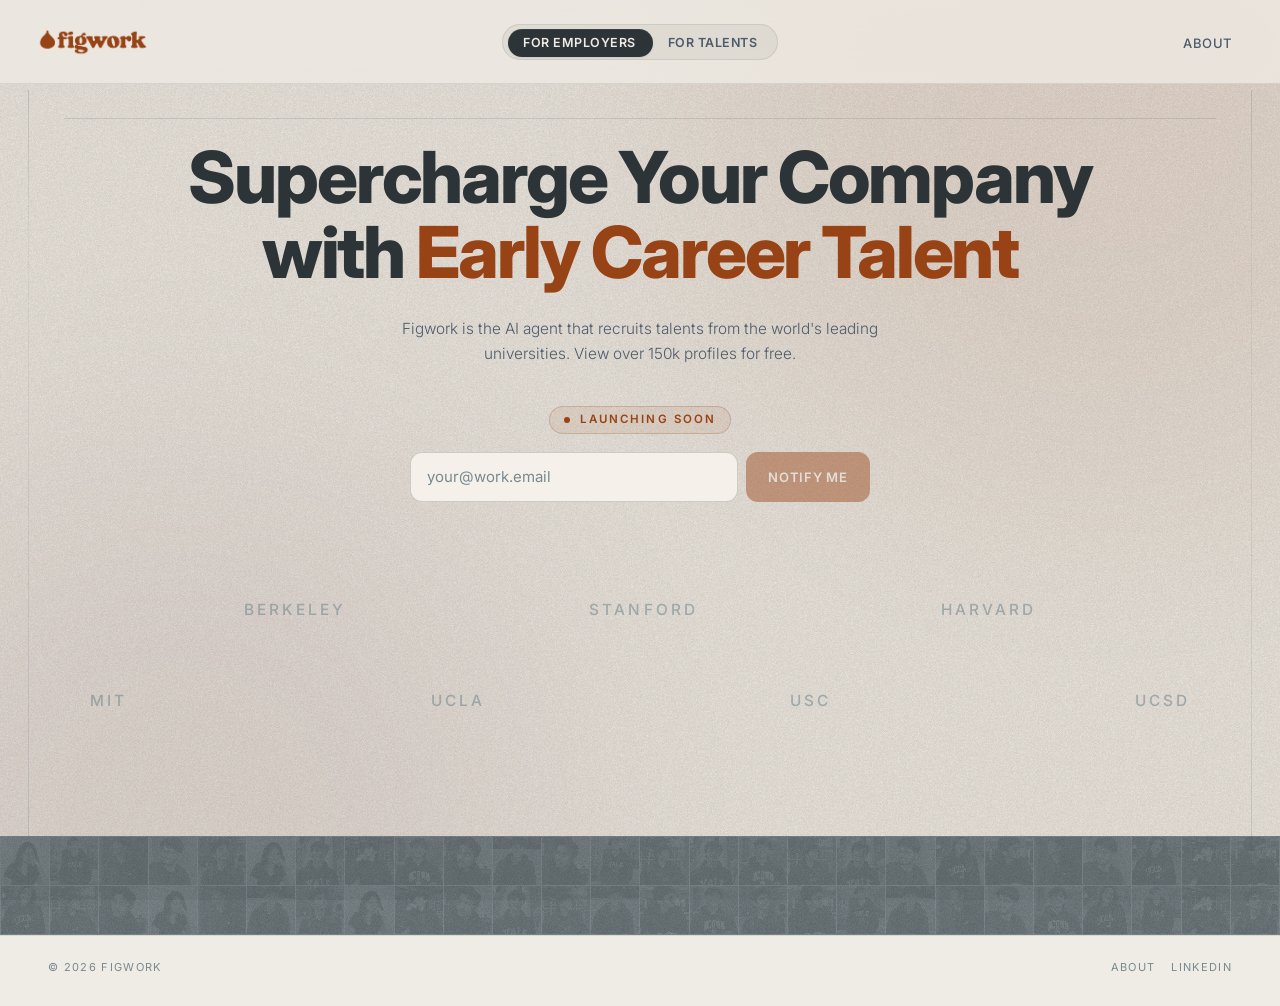
<file: index.html>
<!DOCTYPE html>
<html lang="en">
<head>
  <meta charset="UTF-8" />
  <meta name="viewport" content="width=device-width, initial-scale=1.0, maximum-scale=5" />
  <title>Figwork — Hire Early-Career Talent from Leading Universities</title>
  <meta name="description" content="Figwork is the AI talent marketplace sourcing the top 1% of early-career talent from the world's leading universities." />

  <meta property="og:title" content="Figwork — Hire Early-Career Talent from Leading Universities" />
  <meta property="og:description" content="The AI talent marketplace for the top 1% from the world's leading universities." />
  <meta property="og:type" content="website" />
  <meta property="og:url" content="https://figwork.info" />
  <meta property="og:image" content="https://figwork.info/og-image.png" />

  <meta name="twitter:card" content="summary_large_image" />
  <meta name="twitter:title" content="Figwork — Hire Early-Career Talent from Leading Universities" />
  <meta name="twitter:description" content="The AI talent marketplace for the top 1% from the world's leading universities." />
  <meta name="twitter:image" content="https://figwork.info/og-image.png" />

  <link rel="icon" type="image/png" href="iconfigwork.png" />
  <link rel="apple-touch-icon" href="iconfigwork.png" />
  <meta name="theme-color" content="#EFEBE5" />

  <!--
    Brand fonts (Manchego is licensed; Roboto Slab is the closest free
    substitute for the slab logo wordmark). SF Pro renders natively on
    Apple devices via the system stack; Inter is the fallback elsewhere.
  -->
  <link rel="preconnect" href="https://fonts.googleapis.com" />
  <link rel="preconnect" href="https://fonts.gstatic.com" crossorigin />
  <link
    href="https://fonts.googleapis.com/css2?family=Inter:wght@300;400;500;700;800;900&family=Fraunces:opsz,wght,SOFT,WONK@9..144,900,100,1&display=swap"
    rel="stylesheet"
  />
  <link rel="preload" as="image" href="figwork-logo-dark.png" />
  <link rel="stylesheet" href="style.css?v=225" />
</head>
<body class="landing-page intro-active" data-role="employer">

  <!-- Intro: brand-only cover screen that pulls up to reveal the hero -->
  <div class="intro-screen" id="introScreen" aria-hidden="true">
    <img src="figwork-logo-dark.png" alt="Figwork" class="intro-brand-logo" />
  </div>

  <!-- Quiet brand-color ambient blobs (only decoration on the canvas) -->
  <div class="ambient" aria-hidden="true">
    <span class="ambient-blob ambient-orange"></span>
    <span class="ambient-blob ambient-mauve"></span>
  </div>
  <div class="grain" aria-hidden="true"></div>

  <!-- Top bar: logo (left), toggle (center), About (right) -->
  <header class="top-bar" role="banner">
    <a href="/" class="brand" aria-label="Figwork — home">
      <img src="figwork-logo-dark.png" alt="Figwork" class="brand-logo" />
    </a>

    <div class="role-toggle" role="tablist" aria-label="Audience">
      <span class="role-toggle-indicator" aria-hidden="true"></span>
      <button
        type="button"
        class="role-toggle-btn is-active"
        data-role="employer"
        role="tab"
        aria-selected="true"
      >
        For Employers
      </button>
      <button
        type="button"
        class="role-toggle-btn"
        data-role="talent"
        role="tab"
        aria-selected="false"
      >
        For Talents
      </button>
    </div>

    <nav class="top-nav" aria-label="Primary">
      <a href="thesis.html" class="nav-link">About</a>
    </nav>
  </header>

  <main>
    <section class="hero">
      <!-- Employer view -->
      <div class="role-view is-active" data-view="employer">
        <h1 class="hero-title">
          Supercharge Your Company
          <br />
          with
          <span class="hero-title-accent">Early Career Talent</span>
        </h1>
        <p class="hero-subtitle">
          Figwork is the AI agent that recruits talents from
          the world&apos;s leading universities.
          View over 150k profiles for free.
        </p>

        <form class="launch-soon" id="promptForm" autocomplete="off" novalidate>
          <span class="launch-pill" aria-hidden="true">Launching Soon</span>
          <div class="waitlist-row">
            <input
              id="promptInput"
              type="email"
              class="waitlist-input"
              placeholder="your@work.email"
              aria-label="Your work email"
              required
            />
            <button type="submit" class="waitlist-btn">Notify me</button>
          </div>
        </form>

        <p class="prompt-status" id="promptStatus" aria-live="polite"></p>

        <!-- Quiet school row, spread across the full page width -->
        <div class="schools-grid">
          <div class="schools-row">
            <span>Berkeley</span>
            <span>Stanford</span>
            <span>Harvard</span>
          </div>
          <div class="schools-row">
            <span>MIT</span>
            <span>UCLA</span>
            <span>USC</span>
            <span>UCSD</span>
          </div>
        </div>

        <!-- Bottom student mosaic: two gritty rows spanning the full width -->
        <div class="student-mosaic" aria-hidden="true">
          <div class="student-mosaic-grid">
            <div class="student-mosaic-tile"><img src="student-grid/02.webp" alt="" loading="lazy" decoding="async" /></div>
            <div class="student-mosaic-tile"><img src="student-grid/12.webp" alt="" loading="lazy" decoding="async" /></div>
            <div class="student-mosaic-tile"><img src="student-grid/08.webp" alt="" loading="lazy" decoding="async" /></div>
            <div class="student-mosaic-tile"><img src="student-grid/05.webp" alt="" loading="lazy" decoding="async" /></div>
            <div class="student-mosaic-tile"><img src="student-grid/03.webp" alt="" loading="lazy" decoding="async" /></div>
            <div class="student-mosaic-tile"><img src="student-grid/02.webp" alt="" loading="lazy" decoding="async" /></div>
            <div class="student-mosaic-tile"><img src="student-grid/10.webp" alt="" loading="lazy" decoding="async" /></div>
            <div class="student-mosaic-tile"><img src="student-grid/07.webp" alt="" loading="lazy" decoding="async" /></div>
            <div class="student-mosaic-tile"><img src="student-grid/11.webp" alt="" loading="lazy" decoding="async" /></div>
            <div class="student-mosaic-tile"><img src="student-grid/06.webp" alt="" loading="lazy" decoding="async" /></div>
            <div class="student-mosaic-tile"><img src="student-grid/04.webp" alt="" loading="lazy" decoding="async" /></div>
            <div class="student-mosaic-tile"><img src="student-grid/06.webp" alt="" loading="lazy" decoding="async" /></div>
            <div class="student-mosaic-tile"><img src="student-grid/12.webp" alt="" loading="lazy" decoding="async" /></div>
            <div class="student-mosaic-tile"><img src="student-grid/01.webp" alt="" loading="lazy" decoding="async" /></div>
            <div class="student-mosaic-tile"><img src="student-grid/10.webp" alt="" loading="lazy" decoding="async" /></div>
            <div class="student-mosaic-tile"><img src="student-grid/11.webp" alt="" loading="lazy" decoding="async" /></div>
            <div class="student-mosaic-tile"><img src="student-grid/01.webp" alt="" loading="lazy" decoding="async" /></div>
            <div class="student-mosaic-tile"><img src="student-grid/10.webp" alt="" loading="lazy" decoding="async" /></div>
            <div class="student-mosaic-tile"><img src="student-grid/05.webp" alt="" loading="lazy" decoding="async" /></div>
            <div class="student-mosaic-tile"><img src="student-grid/13.webp" alt="" loading="lazy" decoding="async" /></div>
            <div class="student-mosaic-tile"><img src="student-grid/09.webp" alt="" loading="lazy" decoding="async" /></div>
            <div class="student-mosaic-tile"><img src="student-grid/08.webp" alt="" loading="lazy" decoding="async" /></div>
            <div class="student-mosaic-tile"><img src="student-grid/05.webp" alt="" loading="lazy" decoding="async" /></div>
            <div class="student-mosaic-tile"><img src="student-grid/13.webp" alt="" loading="lazy" decoding="async" /></div>
            <div class="student-mosaic-tile"><img src="student-grid/07.webp" alt="" loading="lazy" decoding="async" /></div>
            <div class="student-mosaic-tile"><img src="student-grid/09.webp" alt="" loading="lazy" decoding="async" /></div>
            <div class="student-mosaic-tile"><img src="student-grid/13.webp" alt="" loading="lazy" decoding="async" /></div>
            <div class="student-mosaic-tile"><img src="student-grid/01.webp" alt="" loading="lazy" decoding="async" /></div>
            <div class="student-mosaic-tile"><img src="student-grid/06.webp" alt="" loading="lazy" decoding="async" /></div>
            <div class="student-mosaic-tile"><img src="student-grid/02.webp" alt="" loading="lazy" decoding="async" /></div>
            <div class="student-mosaic-tile"><img src="student-grid/08.webp" alt="" loading="lazy" decoding="async" /></div>
            <div class="student-mosaic-tile"><img src="student-grid/04.webp" alt="" loading="lazy" decoding="async" /></div>
            <div class="student-mosaic-tile"><img src="student-grid/03.webp" alt="" loading="lazy" decoding="async" /></div>
            <div class="student-mosaic-tile"><img src="student-grid/02.webp" alt="" loading="lazy" decoding="async" /></div>
            <div class="student-mosaic-tile"><img src="student-grid/07.webp" alt="" loading="lazy" decoding="async" /></div>
            <div class="student-mosaic-tile"><img src="student-grid/06.webp" alt="" loading="lazy" decoding="async" /></div>
            <div class="student-mosaic-tile"><img src="student-grid/10.webp" alt="" loading="lazy" decoding="async" /></div>
            <div class="student-mosaic-tile"><img src="student-grid/01.webp" alt="" loading="lazy" decoding="async" /></div>
            <div class="student-mosaic-tile"><img src="student-grid/04.webp" alt="" loading="lazy" decoding="async" /></div>
            <div class="student-mosaic-tile"><img src="student-grid/09.webp" alt="" loading="lazy" decoding="async" /></div>
            <div class="student-mosaic-tile"><img src="student-grid/11.webp" alt="" loading="lazy" decoding="async" /></div>
            <div class="student-mosaic-tile"><img src="student-grid/03.webp" alt="" loading="lazy" decoding="async" /></div>
            <div class="student-mosaic-tile"><img src="student-grid/09.webp" alt="" loading="lazy" decoding="async" /></div>
            <div class="student-mosaic-tile"><img src="student-grid/12.webp" alt="" loading="lazy" decoding="async" /></div>
            <div class="student-mosaic-tile"><img src="student-grid/04.webp" alt="" loading="lazy" decoding="async" /></div>
            <div class="student-mosaic-tile"><img src="student-grid/08.webp" alt="" loading="lazy" decoding="async" /></div>
            <div class="student-mosaic-tile"><img src="student-grid/05.webp" alt="" loading="lazy" decoding="async" /></div>
            <div class="student-mosaic-tile"><img src="student-grid/11.webp" alt="" loading="lazy" decoding="async" /></div>
            <div class="student-mosaic-tile"><img src="student-grid/13.webp" alt="" loading="lazy" decoding="async" /></div>
            <div class="student-mosaic-tile"><img src="student-grid/12.webp" alt="" loading="lazy" decoding="async" /></div>
            <div class="student-mosaic-tile"><img src="student-grid/07.webp" alt="" loading="lazy" decoding="async" /></div>
            <div class="student-mosaic-tile"><img src="student-grid/03.webp" alt="" loading="lazy" decoding="async" /></div>
          </div>
        </div>
      </div>

      <!-- Talent view -->
      <div class="role-view" data-view="talent" hidden>
        <h1 class="hero-title">
          The job hunt,
          <br />
          <span class="hero-title-accent">on autopilot</span>.
        </h1>
        <p class="hero-subtitle">
          A browser extension that finds your best-fit roles and sends
          20 personalized recruiter emails per day, on your behalf.
          Drop your email &mdash; we&apos;ll let you know the moment it launches.
        </p>

        <form class="launch-soon" id="talentWaitlist" autocomplete="off" novalidate>
          <span class="launch-pill" aria-hidden="true">Launching Soon</span>
          <div class="waitlist-row">
            <input
              id="talentEmail"
              type="email"
              class="waitlist-input"
              placeholder="you@university.edu"
              aria-label="Email address"
              required
            />
            <button type="submit" class="waitlist-btn">Notify me</button>
          </div>
        </form>
        <p class="prompt-status" id="talentStatus" aria-live="polite"></p>
      </div>
    </section>
  </main>

  <footer class="site-footer">
    <span>&copy; <span id="yr"></span> Figwork</span>
    <div class="footer-links">
      <a href="thesis.html" class="footer-link">About</a>
      <a
        href="https://www.linkedin.com/company/figwork-ai/"
        class="footer-link"
        target="_blank"
        rel="noopener noreferrer"
      >
        LinkedIn
      </a>
    </div>
  </footer>

  <script src="script.js?v=220"></script>
</body>
</html>
</file>
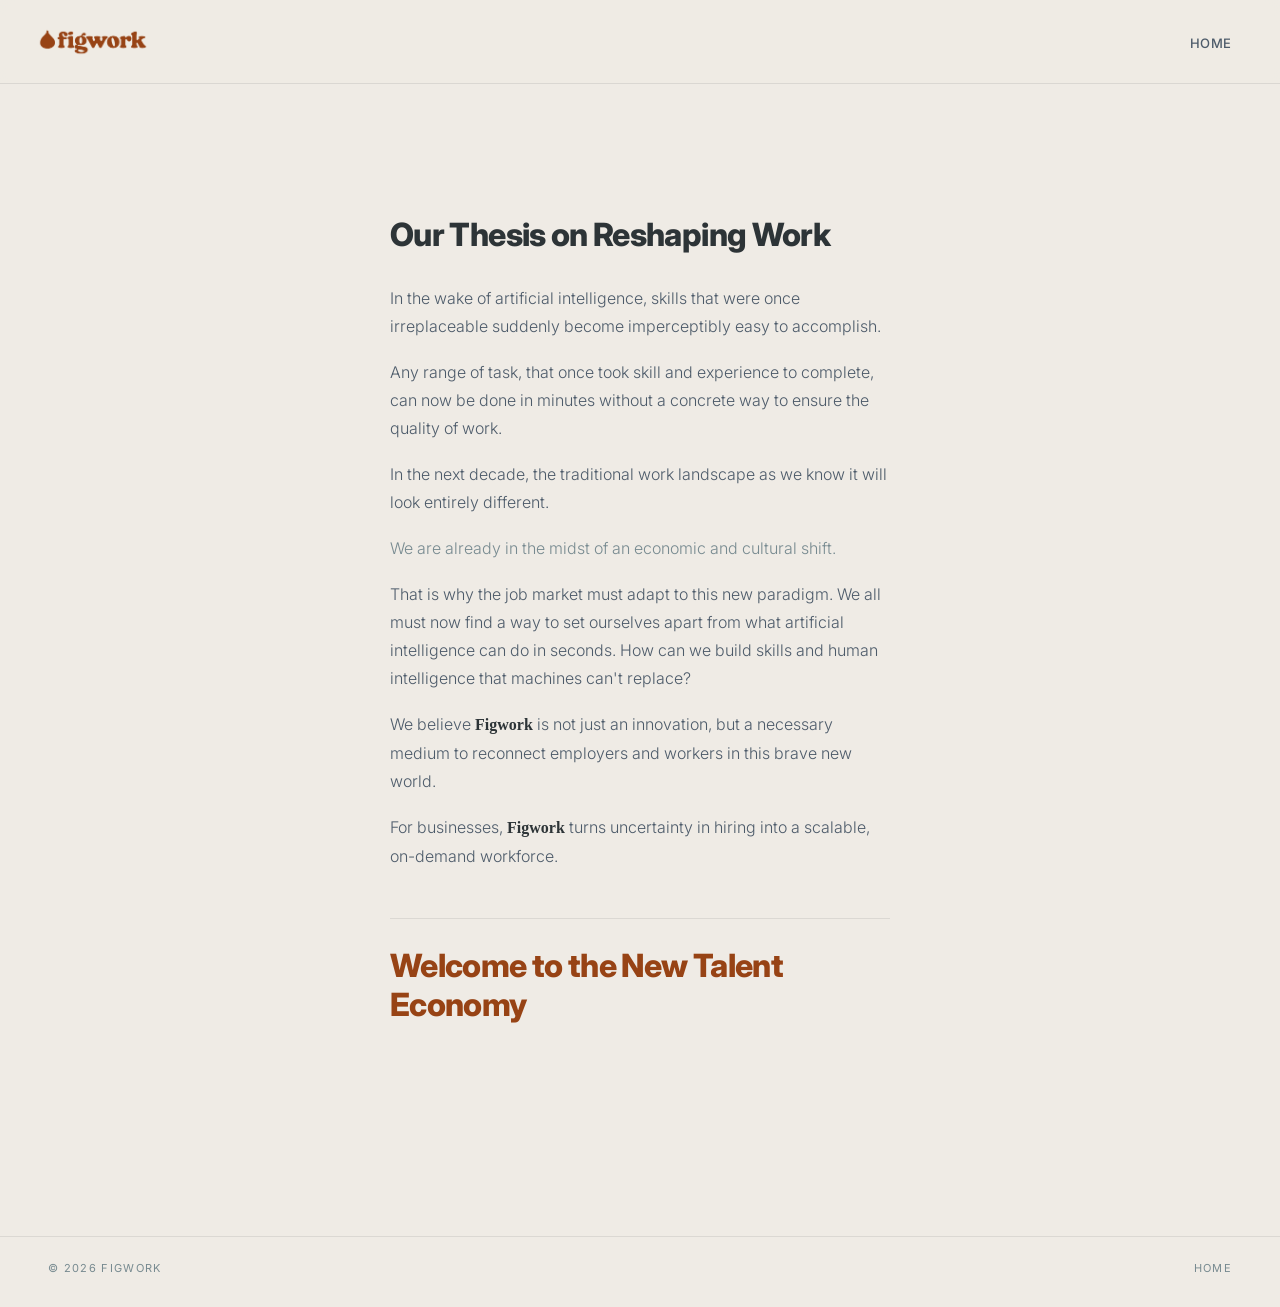
<file: thesis.html>
<!DOCTYPE html>
<html lang="en">
<head>
  <meta charset="UTF-8" />
  <meta name="viewport" content="width=device-width, initial-scale=1.0, maximum-scale=5" />
  <title>Our Thesis — Figwork</title>
  <meta name="description" content="Our thesis on reshaping work in the age of artificial intelligence. Welcome to the New Talent Economy." />

  <!-- Open Graph -->
  <meta property="og:title" content="Our Thesis on Reshaping Work — Figwork" />
  <meta property="og:description" content="In the wake of AI, the job market must adapt. Figwork reconnects employers and workers in a brave new world." />
  <meta property="og:type" content="website" />
  <meta property="og:url" content="https://figwork.info/thesis" />
  <meta property="og:image" content="https://figwork.info/og-image.png" />

  <!-- Twitter Card -->
  <meta name="twitter:card" content="summary_large_image" />
  <meta name="twitter:title" content="Our Thesis on Reshaping Work — Figwork" />
  <meta name="twitter:description" content="In the wake of AI, the job market must adapt. Welcome to the New Talent Economy." />
  <meta name="twitter:image" content="https://figwork.info/og-image.png" />

  <!-- Favicon -->
  <link rel="icon" type="image/png" href="iconfigwork.png" />
  <link rel="apple-touch-icon" href="iconfigwork.png" />

  <!-- Theme color for mobile browsers -->
  <meta name="theme-color" content="#FDFBF5" />

  <!-- Preconnect for fonts -->
  <link rel="preconnect" href="https://fonts.googleapis.com" />
  <link rel="preconnect" href="https://fonts.gstatic.com" crossorigin />
  <link
    href="https://fonts.googleapis.com/css2?family=Inter:wght@400;500;600&family=Instrument+Serif:ital@0;1&display=swap"
    rel="stylesheet"
  />
  <link rel="stylesheet" href="style.css?v=215" />
</head>
<body class="thesis-page">

  <!-- Top bar: just the brand and a Home link, to stay consistent with the landing page. -->
  <header class="top-bar" role="banner">
    <a href="/" class="brand" aria-label="Figwork — home">
      <img src="figwork-logo-dark.png" alt="Figwork" class="brand-logo" />
    </a>
    <span aria-hidden="true"></span>
    <nav class="top-nav" aria-label="Primary">
      <a href="index.html" class="nav-link">Home</a>
    </nav>
  </header>

  <main>
    <section class="thesis-section">
      <div class="content-card">
        <h1 class="thesis-heading">Our Thesis on Reshaping Work</h1>

        <p class="thesis-text">In the wake of artificial intelligence, skills that were once irreplaceable suddenly become imperceptibly easy to accomplish.</p>

        <p class="thesis-text">Any range of task, that once took skill and experience to complete, can now be done in minutes without a concrete way to ensure the quality of work.</p>

        <p class="thesis-text">In the next decade, the traditional work landscape as we know it will look entirely different.</p>

        <p class="thesis-text dim">We are already in the midst of an economic and cultural shift.</p>

        <p class="thesis-text">That is why the job market must adapt to this new paradigm. We all must now find a way to set ourselves apart from what artificial intelligence can do in seconds. How can we build skills and human intelligence that machines can't replace?</p>

        <p class="thesis-text">We believe <em>Figwork</em> is not just an innovation, but a necessary medium to reconnect employers and workers in this brave new world.</p>

        <p class="thesis-text">For businesses, <em>Figwork</em> turns uncertainty in hiring into a scalable, on-demand workforce.</p>

        <h2 class="thesis-heading closing">Welcome to the New Talent Economy</h2>
      </div>
    </section>
  </main>

  <footer class="site-footer">
    <span>&copy; <span id="yr"></span> Figwork</span>
    <a href="index.html" class="footer-link">Home</a>
  </footer>

  <script>
    // Just the year — no other behavior on the thesis page.
    var yr = document.getElementById('yr');
    if (yr) yr.textContent = String(new Date().getFullYear());
  </script>
</body>
</html>
</file>
<file: style.css>
/* ============================================================
   figwork.info — V2 brand redesign

   Built faithfully on the Figwork Branding Guidelines V2:
     PRIMARY    burnt orange #974315 · paper #EFEBE5
                muted teal  #778A90 · mauve #8D6571
     SECONDARY  slate       #2D3437 · steel #4D5B6A
                pink        #B86B84 · olive #80862B
     TYPE       Manchego (logo) → Roboto Slab Bold
                SF Pro Heavy/Light → system stack + Inter fallback

   Single editorial page. No scroll choreography.
   ============================================================ */

*,
*::before,
*::after {
  margin: 0;
  padding: 0;
  box-sizing: border-box;
}

:root {
  /* V2 PRIMARY palette */
  --orange: #974315;
  --paper: #efebe5;
  --teal: #778a90;
  --mauve: #8d6571;

  /* V2 SECONDARY palette */
  --slate: #2d3437;
  --steel: #4d5b6a;
  --pink: #b86b84;
  --olive: #80862b;

  /* Surface tokens */
  --canvas: #efebe5;
  --canvas-elev: #f5f1ea;     /* the prompt box surface */
  --ink: #2d3437;             /* primary text — slate, never black */
  --ink-soft: #4d5b6a;        /* secondary text */
  --muted: #778a90;           /* tertiary text, hairlines */
  --hairline: rgba(45, 52, 55, 0.1);
  --hairline-strong: rgba(45, 52, 55, 0.2);

  /* Type — system SF Pro on Apple, Inter fallback elsewhere */
  --font-display: -apple-system, BlinkMacSystemFont, 'SF Pro Display',
    'SF Pro Text', 'Inter', system-ui, sans-serif;
  --font-body: -apple-system, BlinkMacSystemFont, 'SF Pro Text',
    'SF Pro Display', 'Inter', system-ui, sans-serif;
  --font-slab: 'Fraunces', 'Manchego', Georgia, 'Times New Roman', serif;

  /* Layout */
  --bar-height: 84px;
}

html {
  -webkit-text-size-adjust: 100%;
  scroll-behavior: smooth;
}

body {
  font-family: var(--font-body);
  color: var(--ink);
  background: var(--canvas);
  -webkit-font-smoothing: antialiased;
  -moz-osx-font-smoothing: grayscale;
  min-height: 100vh;
  min-height: 100dvh;
  position: relative;
  overflow-x: hidden;
}

/* Editorial frame lines to give the page a more mature structure */
body.landing-page::before,
body.landing-page::after {
  content: '';
  position: fixed;
  top: calc(var(--bar-height) + 6px);
  bottom: 0;
  width: 1px;
  background: linear-gradient(
    to bottom,
    rgba(77, 91, 106, 0.2),
    rgba(77, 91, 106, 0.06) 18%,
    rgba(77, 91, 106, 0.12) 78%,
    rgba(77, 91, 106, 0.2)
  );
  pointer-events: none;
  z-index: 0;
}

body.landing-page::before { left: clamp(14px, 2.2vw, 28px); }
body.landing-page::after { right: clamp(14px, 2.2vw, 28px); }

a { color: inherit; text-decoration: none; }
img { display: block; max-width: 100%; }

button {
  font-family: inherit;
  cursor: pointer;
  background: none;
  border: 0;
  color: inherit;
}

::selection { background: rgba(151, 67, 21, 0.25); color: var(--ink); }

/* ============================================================
   INTRO — brand-only cover screen, pulls up to reveal hero.
   Sequence:
     0ms     hero begins fade-in beneath
     150ms   logo pops in (scale + blur out)
     250ms   "figwork" wordmark rises in
     1500ms  intro starts pulling upward
     2350ms  intro fully off-screen
   ============================================================ */
body.intro-active {
  overflow: hidden;
}

.intro-screen {
  position: fixed;
  inset: 0;
  z-index: 200;
  display: grid;
  place-items: center;
  background: var(--canvas);
  overflow: hidden;
  pointer-events: none;
  transform: translateY(0);
  /* Snappier easing — fast start with velocity, gentle settle. */
  transition: transform 620ms cubic-bezier(0.7, 0.04, 0.32, 1);
}

.intro-screen.is-exit {
  /* Solid pull-up — no transparency, just translate. */
  transform: translateY(-102%);
}

/* Same paper grain layered onto the intro for cohesion */
.intro-screen::before {
  content: '';
  position: absolute;
  inset: 0;
  pointer-events: none;
  opacity: 0.92;
  mix-blend-mode: multiply;
  background-image:
    url("data:image/svg+xml;utf8,<svg xmlns='http://www.w3.org/2000/svg' width='320' height='320'><filter id='n'><feTurbulence type='fractalNoise' baseFrequency='1.8' numOctaves='3' stitchTiles='stitch' seed='5'/><feColorMatrix values='0 0 0 0 0.16  0 0 0 0 0.12  0 0 0 0 0.08  0 0 0 0.22 0'/></filter><rect width='320' height='320' filter='url(%23n)'/></svg>"),
    url("data:image/svg+xml;utf8,<svg xmlns='http://www.w3.org/2000/svg' width='480' height='480'><filter id='n'><feTurbulence type='fractalNoise' baseFrequency='0.55' numOctaves='2' stitchTiles='stitch' seed='9'/><feColorMatrix values='0 0 0 0 0.12  0 0 0 0 0.08  0 0 0 0 0.04  0 0 0 0.09 0'/></filter><rect width='480' height='480' filter='url(%23n)'/></svg>");
  background-size: 320px 320px, 480px 480px;
}

.intro-brand-logo {
  position: relative;
  z-index: 2;
  width: clamp(260px, 36vw, 440px);
  height: auto;
  display: block;
  opacity: 0;
  transform: scale(0.94) translateY(8px);
  filter: blur(6px);
  animation: intro-logo-in 820ms cubic-bezier(0.22, 0.61, 0.36, 1) 220ms forwards;
  user-select: none;
  -webkit-user-drag: none;
}

@keyframes intro-logo-in {
  0%   { opacity: 0; transform: scale(0.94) translateY(8px); filter: blur(6px); }
  60%  { opacity: 1; transform: scale(1.02) translateY(0); filter: blur(0); }
  100% { opacity: 1; transform: scale(1) translateY(0); filter: blur(0); }
}

/* ============================================================
   AMBIENT — subtle brand-color blobs and paper grain.
   This is the only "decoration" on the page.
   ============================================================ */
.ambient {
  position: fixed;
  inset: 0;
  z-index: -2;
  pointer-events: none;
  overflow: hidden;
}

.ambient-blob {
  position: absolute;
  border-radius: 50%;
  filter: blur(120px);
}

.ambient-orange {
  width: 60vw;
  height: 60vw;
  top: -22vw;
  right: -16vw;
  background: var(--orange);
  opacity: 0.08;
}

.ambient-mauve {
  width: 56vw;
  height: 56vw;
  bottom: -22vw;
  left: -14vw;
  background: var(--mauve);
  opacity: 0.1;
}

/* Paper grain — two layered SVG noises for authentic fiber depth.
   Layer 1: fine speckles (high frequency, fractal, warm brown tint).
   Layer 2: coarser unevenness (low frequency, slightly darker patches). */
.grain {
  position: fixed;
  inset: 0;
  z-index: -1;
  pointer-events: none;
  opacity: 0.92;
  mix-blend-mode: multiply;
  background-color: transparent;
  background-image:
    url("data:image/svg+xml;utf8,<svg xmlns='http://www.w3.org/2000/svg' width='320' height='320'><filter id='n'><feTurbulence type='fractalNoise' baseFrequency='1.8' numOctaves='3' stitchTiles='stitch' seed='5'/><feColorMatrix values='0 0 0 0 0.16  0 0 0 0 0.12  0 0 0 0 0.08  0 0 0 0.22 0'/></filter><rect width='320' height='320' filter='url(%23n)'/></svg>"),
    url("data:image/svg+xml;utf8,<svg xmlns='http://www.w3.org/2000/svg' width='480' height='480'><filter id='n'><feTurbulence type='fractalNoise' baseFrequency='0.55' numOctaves='2' stitchTiles='stitch' seed='9'/><feColorMatrix values='0 0 0 0 0.12  0 0 0 0 0.08  0 0 0 0 0.04  0 0 0 0.09 0'/></filter><rect width='480' height='480' filter='url(%23n)'/></svg>");
  background-size: 320px 320px, 480px 480px;
  background-repeat: repeat, repeat;
}

/* ============================================================
   TOP BAR
   ============================================================ */
.top-bar {
  position: fixed;
  top: 0;
  left: 0;
  right: 0;
  z-index: 50;
  height: var(--bar-height);
  display: grid;
  grid-template-columns: 1fr auto 1fr;
  align-items: center;
  padding: 0 clamp(20px, 4vw, 36px);
  background: rgba(239, 235, 229, 0.78);
  backdrop-filter: blur(14px) saturate(140%);
  -webkit-backdrop-filter: blur(14px) saturate(140%);
  border-bottom: 1px solid var(--hairline);
}

.brand {
  display: inline-flex;
  align-items: baseline;
  gap: 10px;
  justify-self: start;
  -webkit-tap-highlight-color: transparent;
}

.brand-logo {
  display: block;
  height: 64px;
  width: auto;
  user-select: none;
  -webkit-user-drag: none;
}

.top-nav { justify-self: end; }

.nav-link {
  font-family: var(--font-body);
  font-size: 13px;
  font-weight: 500;
  letter-spacing: 0.04em;
  text-transform: uppercase;
  color: var(--ink-soft);
  padding: 8px 12px;
  border-radius: 6px;
  transition: color 160ms ease, background 160ms ease;
}
.nav-link:hover,
.nav-link:active {
  color: var(--orange);
  background: rgba(151, 67, 21, 0.06);
}

/* ============================================================
   ROLE TOGGLE — slate indicator on muted-paper background
   ============================================================ */
.role-toggle {
  position: relative;
  justify-self: center;
  display: inline-flex;
  padding: 4px;
  height: 36px;
  border-radius: 999px;
  background: rgba(45, 52, 55, 0.06);
  border: 1px solid var(--hairline);
}

.role-toggle-btn {
  position: relative;
  z-index: 2;
  display: inline-flex;
  align-items: center;
  justify-content: center;
  height: 28px;
  padding: 0 16px;
  font-family: var(--font-body);
  font-size: 12.5px;
  font-weight: 600;
  letter-spacing: 0.04em;
  text-transform: uppercase;
  color: var(--ink-soft);
  border-radius: 999px;
  white-space: nowrap;
  transition: color 200ms ease;
  -webkit-tap-highlight-color: transparent;
}

.role-toggle-btn.is-active { color: var(--paper); }
.role-toggle-btn:hover:not(.is-active) { color: var(--ink); }
.role-toggle-btn:focus-visible {
  outline: 2px solid rgba(151, 67, 21, 0.5);
  outline-offset: 1px;
}

.role-toggle-indicator {
  position: absolute;
  top: 4px;
  left: 4px;
  height: 28px;
  border-radius: 999px;
  background: var(--ink);
  box-shadow:
    0 1px 2px rgba(45, 52, 55, 0.12),
    inset 0 1px 0 rgba(255, 255, 255, 0.06);
  transition: transform 320ms cubic-bezier(0.22, 0.61, 0.36, 1),
    width 320ms cubic-bezier(0.22, 0.61, 0.36, 1);
  pointer-events: none;
  width: 0;
  transform: translateX(0);
}

/* ============================================================
   HERO
   ============================================================ */
main {
  position: relative;
  z-index: 1;
}

.hero {
  min-height: 100vh;
  min-height: 100dvh;
  position: relative;
  display: flex;
  flex-direction: column;
  align-items: center;
  justify-content: center;
  padding: calc(var(--bar-height) + 56px) clamp(24px, 6vw, 56px) 96px;
  text-align: center;
  /* Hero rises in concert with the intro pull-up so the seam feels alive */
  animation: hero-in 700ms cubic-bezier(0.22, 0.61, 0.36, 1) 1500ms both;
}

.hero::before {
  content: '';
  position: absolute;
  left: clamp(18px, 5vw, 64px);
  right: clamp(18px, 5vw, 64px);
  top: calc(var(--bar-height) + 34px);
  height: 1px;
  background: rgba(77, 91, 106, 0.17);
  pointer-events: none;
}

@keyframes hero-in {
  from {
    opacity: 0;
    transform: translateY(14px);
    filter: blur(6px);
  }
  to {
    opacity: 1;
    transform: translateY(0);
    filter: blur(0);
  }
}

/* Top bar mirrors the hero entrance so it appears as a single curtain rise */
.top-bar {
  animation: top-bar-in 600ms cubic-bezier(0.22, 0.61, 0.36, 1) 1650ms both;
}

@keyframes top-bar-in {
  from { opacity: 0; transform: translateY(-6px); }
  to   { opacity: 1; transform: translateY(0); }
}

.role-view[hidden] { display: none; }

.hero-title {
  font-family: var(--font-display);
  font-weight: 800;
  font-size: clamp(2.4rem, 5.6vw, 5rem);
  line-height: 1.04;
  letter-spacing: -0.03em;
  color: var(--ink);
  max-width: 22ch;
  margin: 0 auto 28px;
}

.hero-title-accent {
  font-family: var(--font-display);
  font-weight: 800;
  font-style: normal;
  color: var(--orange);
  /* Prevent word-break in the accent */
  white-space: nowrap;
}

.hero-subtitle {
  font-family: var(--font-body);
  font-weight: 300;
  font-size: clamp(15px, 1.2vw, 18px);
  line-height: 1.6;
  color: var(--ink-soft);
  max-width: 56ch;
  margin: 0 auto 40px;
}

/* ----- Launching Soon CTA — pill + waitlist email signup ----- */
.launch-soon {
  display: flex;
  flex-direction: column;
  align-items: center;
  gap: 18px;
  width: 100%;
  max-width: 460px;
  margin: 0 auto;
}

.launch-pill {
  display: inline-flex;
  align-items: center;
  gap: 10px;
  padding: 7px 14px;
  border-radius: 999px;
  background: rgba(151, 67, 21, 0.08);
  border: 1px solid rgba(151, 67, 21, 0.22);
  color: var(--orange);
  font-family: var(--font-body);
  font-size: 11.5px;
  font-weight: 600;
  letter-spacing: 0.18em;
  text-transform: uppercase;
  line-height: 1;
}

.launch-pill::before {
  content: '';
  width: 6px;
  height: 6px;
  border-radius: 50%;
  background: var(--orange);
  flex-shrink: 0;
  animation: launch-pulse 2.4s ease-in-out infinite;
}

@keyframes launch-pulse {
  0%, 100% { opacity: 0.55; }
  50%      { opacity: 1; }
}

@media (prefers-reduced-motion: reduce) {
  .launch-pill::before { animation: none; opacity: 1; }
}

.prompt-status {
  margin-top: 16px;
  font-size: 13px;
  color: var(--muted);
  min-height: 18px;
}

/* Schools row — full-bleed band beneath the hero.
   Spans the entire viewport width; rows evenly distributed. */
.schools-grid {
  width: 100vw;
  max-width: 100vw;
  margin-top: 64px;
  /* Break out of the parent's centered layout to span the full screen */
  margin-left: calc(50% - 50vw);
  margin-right: calc(50% - 50vw);
  padding: 0 clamp(32px, 7vw, 96px);
  display: flex;
  flex-direction: column;
  gap: 72px;
}

.schools-row {
  display: flex;
  justify-content: space-between;
  align-items: center;
  gap: 12px;
}

/* Pyramid: top row narrower than the bottom for a centered, pinched feel */
.schools-row:first-child {
  width: 72%;
  max-width: 880px;
  margin: 0 auto;
}

.schools-row:last-child {
  width: 100%;
}

.schools-row span {
  font-family: var(--font-body);
  font-size: clamp(14px, 1.2vw, 17px);
  font-weight: 500;
  letter-spacing: 0.2em;
  text-transform: uppercase;
  color: var(--muted);
  opacity: 0.6;
}

/* Student mosaic — gritty, low-contrast portraits under university row */
.student-mosaic {
  width: 100vw;
  max-width: 100vw;
  margin-top: clamp(92px, 14vh, 170px); /* push lower, away from school names */
  margin-bottom: -96px; /* sit against bottom edge of hero */
  margin-left: calc(50% - 50vw);
  margin-right: calc(50% - 50vw);
}

.student-mosaic-grid {
  --mosaic-cols: 26; /* smaller squares, more tiles across */
  position: relative;
  display: grid !important;
  grid-template-columns: repeat(var(--mosaic-cols), minmax(0, 1fr));
  grid-template-rows: repeat(2, 1fr);
  gap: 1px; /* thin grey split lines */
  padding: 1px;
  background: rgba(77, 91, 106, 0.16); /* softer line dividers */
  overflow: hidden;
  line-height: 0;
}

.student-mosaic-tile {
  position: relative;
  width: 100%;
  padding-top: 100%;
  overflow: hidden;
}

.student-mosaic-tile img {
  position: absolute;
  inset: 0;
  width: 100%;
  height: 100%;
  object-fit: cover;
  image-rendering: pixelated;
  image-rendering: crisp-edges;
  filter: grayscale(1) sepia(0.28) saturate(0.03) contrast(0.9) brightness(0.5);
  opacity: 0.18; /* contour-level visibility only */
  transform: scale(1.2);
  transform-origin: center;
}

.student-mosaic-grid::before,
.student-mosaic-grid::after {
  content: '';
  position: absolute;
  inset: 0;
  pointer-events: none;
}

.student-mosaic-grid::before {
  /* Match the same muted-teal family used for university names */
  background: rgba(119, 138, 144, 0.68);
  mix-blend-mode: multiply;
}

.student-mosaic-grid::after {
  opacity: 0.9;
  mix-blend-mode: multiply;
  background-image:
    url("data:image/svg+xml;utf8,<svg xmlns='http://www.w3.org/2000/svg' width='160' height='160'><filter id='n'><feTurbulence type='fractalNoise' baseFrequency='2.4' numOctaves='4' stitchTiles='stitch' seed='13'/><feColorMatrix values='0 0 0 0 0.16  0 0 0 0 0.19  0 0 0 0 0.21  0 0 0 0.45 0'/></filter><rect width='160' height='160' filter='url(%23n)'/></svg>"),
    url("data:image/svg+xml;utf8,<svg xmlns='http://www.w3.org/2000/svg' width='84' height='84'><filter id='n'><feTurbulence type='fractalNoise' baseFrequency='1.2' numOctaves='2' stitchTiles='stitch' seed='19'/><feColorMatrix values='0 0 0 0 0.13  0 0 0 0 0.16  0 0 0 0 0.19  0 0 0 0.22 0'/></filter><rect width='84' height='84' filter='url(%23n)'/></svg>");
  background-size: 160px 160px, 84px 84px;
}

/* ----- Schools — quiet caps row in muted teal ----- */
.schools {
  margin-top: 44px;
  font-family: var(--font-body);
  font-size: 11px;
  font-weight: 500;
  letter-spacing: 0.18em;
  color: var(--muted);
  text-transform: uppercase;
}

/* ----- Waitlist row (used by both employer Launching Soon + talent view) ----- */
.waitlist-row {
  display: flex;
  gap: 8px;
  width: 100%;
  max-width: 460px;
  margin: 0 auto;
}

.waitlist-input {
  flex: 1;
  min-width: 0;
  height: 50px;
  padding: 0 16px;
  font: inherit;
  font-family: var(--font-body);
  font-size: 15px;
  color: var(--ink);
  background: var(--canvas-elev);
  border: 1px solid var(--hairline-strong);
  border-radius: 12px;
  outline: none;
  transition: border-color 180ms ease, box-shadow 180ms ease;
  -webkit-appearance: none;
  appearance: none;
}
.waitlist-input::placeholder { color: var(--muted); }
.waitlist-input:focus {
  border-color: var(--orange);
  box-shadow: 0 0 0 4px rgba(151, 67, 21, 0.12);
}

.waitlist-btn {
  height: 50px;
  padding: 0 22px;
  font-family: var(--font-body);
  font-size: 13px;
  font-weight: 600;
  letter-spacing: 0.06em;
  text-transform: uppercase;
  color: var(--paper);
  background: var(--orange);
  border-radius: 12px;
  transition: background 180ms ease, transform 120ms ease;
  white-space: nowrap;
}
.waitlist-btn:hover { background: #ad4d18; }
.waitlist-btn:active { transform: scale(0.98); }
.waitlist-btn:disabled {
  opacity: 0.45;
  cursor: not-allowed;
}

/* ============================================================
   FOOTER
   ============================================================ */
.site-footer {
  position: relative;
  z-index: 1;
  display: flex;
  align-items: center;
  justify-content: space-between;
  padding: 24px clamp(20px, 6vw, 48px) 32px;
  font-family: var(--font-body);
  font-size: 11px;
  letter-spacing: 0.12em;
  text-transform: uppercase;
  color: var(--muted);
  border-top: 1px solid var(--hairline);
}

.footer-links {
  display: inline-flex;
  align-items: center;
  gap: 16px;
}

.footer-link { transition: color 160ms ease; }
.footer-link:hover { color: var(--orange); }

/* ============================================================
   THESIS PAGE — preserved, restyled to brand
   ============================================================ */
.thesis-page {
  background: var(--canvas);
  color: var(--ink);
}

.thesis-page main {
  position: relative;
  z-index: 1;
  padding: calc(var(--bar-height) + 40px) 0 80px;
}

.thesis-section {
  padding: 60px 0 100px;
  min-height: 100vh;
  min-height: 100dvh;
}

.thesis-section .content-card,
.thesis-page .content-card {
  max-width: 620px;
  width: 100%;
  margin: 0 auto;
  padding: 32px clamp(24px, 6vw, 60px);
}

.thesis-heading {
  font-family: var(--font-display);
  font-weight: 800;
  font-size: clamp(22px, 2.6vw, 32px);
  line-height: 1.2;
  letter-spacing: -0.02em;
  margin-bottom: 30px;
  color: var(--ink);
}
.thesis-heading.closing {
  margin-top: 48px;
  margin-bottom: 0;
  padding-top: 28px;
  border-top: 1px solid var(--hairline);
  color: var(--orange);
}

.thesis-text {
  font-family: var(--font-body);
  font-weight: 300;
  font-size: clamp(16px, 1.2vw, 19px);
  line-height: 1.75;
  margin-bottom: 18px;
  color: var(--ink-soft);
}
.thesis-text.dim { color: var(--muted); }
.thesis-text em {
  font-family: var(--font-slab);
  font-weight: 700;
  font-style: normal;
  color: var(--ink);
}

/* ============================================================
   RESPONSIVE
   ============================================================ */
@media (max-width: 760px) {
  :root { --bar-height: 64px; }

  body.landing-page::before,
  body.landing-page::after {
    top: calc(var(--bar-height) + 4px);
  }

  .top-bar { padding: 0 16px; }

  .brand-logo { height: 44px; }
  .nav-link { padding: 6px 8px; }

  .role-toggle { height: 34px; }
  .role-toggle-btn {
    height: 26px;
    font-size: 11.5px;
    padding: 0 12px;
  }
  .role-toggle-indicator { height: 26px; }

  .hero {
    padding: calc(var(--bar-height) + 32px) 18px 60px;
  }

  .hero-title { font-size: clamp(2.1rem, 8.4vw, 2.9rem); line-height: 1.06; }
  .schools { margin-top: 32px; font-size: 10px; }
  .student-mosaic {
    margin-top: clamp(62px, 10vh, 110px);
    margin-bottom: -60px;
  }
  .student-mosaic-grid {
    --mosaic-cols: 14;
    grid-template-rows: repeat(2, 1fr);
  }
  .student-mosaic-tile:nth-child(n + 29) {
    display: none;
  }

  .site-footer { padding: 20px 18px 24px; font-size: 10px; }
}

/* ============================================================
   PREFERS REDUCED MOTION
   ============================================================ */
@media (prefers-reduced-motion: reduce) {
  html { scroll-behavior: auto; }
  .hero,
  .top-bar { animation: none !important; }
  .role-toggle-indicator { transition: none !important; }

  /* Skip the intro entirely for users who prefer reduced motion */
  .intro-screen { display: none !important; }
  .intro-brand-logo { animation: none !important; opacity: 1 !important; transform: none !important; filter: none !important; }
  body.intro-active { overflow: auto; }
}
</file>
